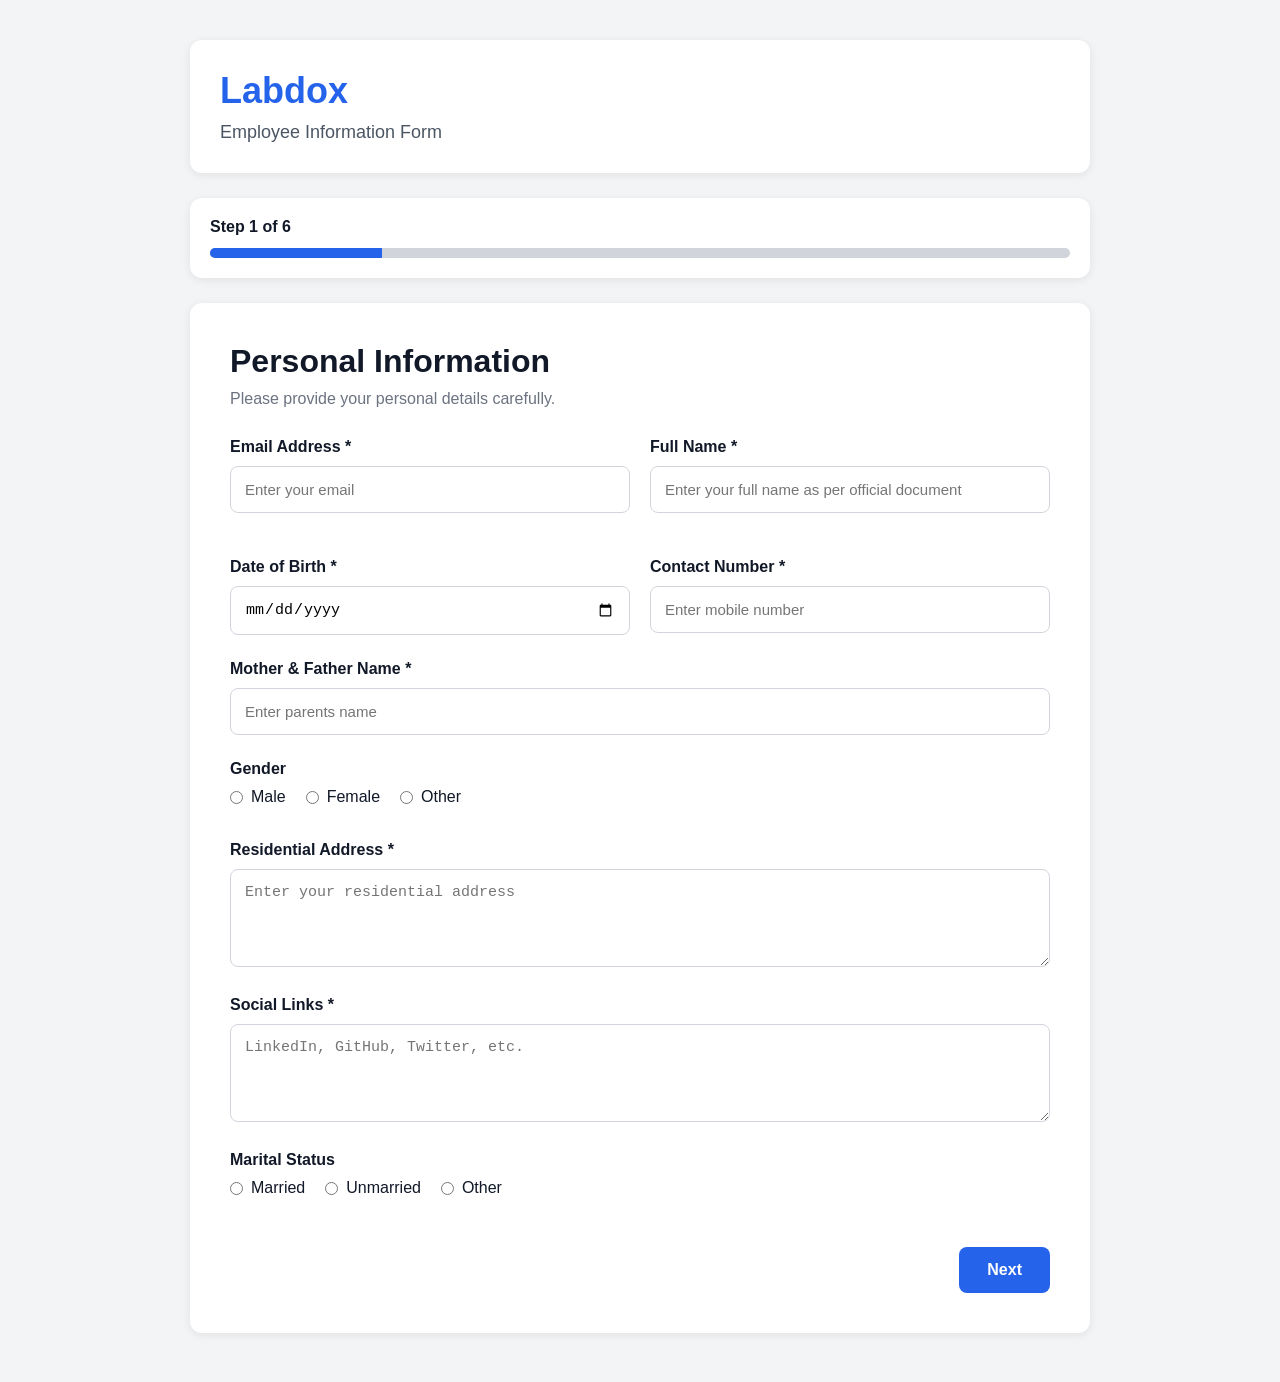
<file: frontend/index.html>
<!DOCTYPE html>
<html lang="en">
<head>
    <meta charset="UTF-8" />
    <meta name="viewport" content="width=device-width, initial-scale=1.0" />

    <title>Employee Onboarding Form</title>

    <link rel="stylesheet" href="css/style.css" />
</head>

<body>

    <div class="app-container">

        <!-- HEADER -->
        <header class="header">

            <div class="logo-container">
                <h1 class="company-name">Labdox</h1>
                <p class="company-tagline">
                    Employee Information Form
                </p>
            </div>

        </header>

        <!-- Progress Bar -->
        <div class="progress-wrapper">

            <div class="progress-info">
                <span id="stepIndicator">Step 1 of 6</span>
            </div>

            <div class="progress-bar">
                <div class="progress-fill" id="progressFill"></div>
            </div>

        </div>

        <!-- FORM -->
        <form id="employeeForm">

            <!-- STEP 1 -->
            <section class="form-step active" id="step-1">

                <div class="step-card">

                    <div class="step-header">

                        <h2>Personal Information</h2>

                        <p>
                            Please provide your personal details carefully.
                        </p>

                    </div>

                    <!-- FORM GRID -->
                    <div class="form-grid">

                        <!-- EMAIL -->
                        <div class="form-group">

                            <label for="email">
                                Email Address *
                            </label>

                            <input
                                type="email"
                                id="email"
                                name="email"
                                placeholder="Enter your email"
                            />

                        </div>

                        <!-- Full Name -->
                        <div class="form-group">

                            <label for="fullName">
                                Full Name *
                            </label>

                            <input
                                type="text"
                                id="fullName"
                                name="fullName"
                                placeholder="Enter your full name as per official document"
                            />

                        </div>

                        <!-- DOB -->
                        <div class="form-group">

                            <label for="dob">
                                Date of Birth *
                            </label>

                            <input
                                type="date"
                                id="dob"
                                name="dob"
                            />

                        </div>

                        <!-- Contact Number -->
                        <div class="form-group">

                            <label for="contactNumber">
                                Contact Number *
                            </label>

                            <input
                                type="tel"
                                id="contactNumber"
                                name="contactNumber"
                                placeholder="Enter mobile number"
                            />

                        </div>

                    </div>

                    <!-- Parents -->
                    <div class="form-group">

                        <label for="parentsName">
                            Mother & Father Name *
                        </label>

                        <input
                            type="text"
                            id="parentsName"
                            name="parentsName"
                            placeholder="Enter parents name"
                        />

                    </div>

                    <!-- Gender -->
                    <div class="form-group">

                        <label>
                            Gender
                        </label>

                        <div class="radio-group">

                            <label class="radio-option">

                                <input
                                    type="radio"
                                    name="gender"
                                    value="Male"
                                />

                                Male

                            </label>

                            <label class="radio-option">

                                <input
                                    type="radio"
                                    name="gender"
                                    value="Female"
                                />

                                Female

                            </label>

                            <label class="radio-option">

                                <input
                                    type="radio"
                                    name="gender"
                                    value="Other"
                                />

                                Other

                            </label>

                        </div>

                    </div>

                    <!-- Address -->
                    <div class="form-group">

                        <label for="address">
                            Residential Address *
                        </label>

                        <textarea
                            id="address"
                            name="address"
                            rows="4"
                            placeholder="Enter your residential address"
                        ></textarea>

                    </div>

                    <!-- Social Links -->
                    <div class="form-group">

                        <label for="socialLinks">
                            Social Links *
                        </label>

                        <textarea
                            id="socialLinks"
                            name="socialLinks"
                            rows="4"
                            placeholder="LinkedIn, GitHub, Twitter, etc."
                        ></textarea>

                    </div>

                    <!-- Marital Status -->
                    <div class="form-group">

                        <label>
                            Marital Status
                        </label>

                        <div class="radio-group">

                            <label class="radio-option">

                                <input
                                    type="radio"
                                    name="maritalStatus"
                                    value="Married"
                                />

                                Married

                            </label>

                            <label class="radio-option">

                                <input
                                    type="radio"
                                    name="maritalStatus"
                                    value="Unmarried"
                                />

                                Unmarried

                            </label>

                            <label class="radio-option">

                                <input
                                    type="radio"
                                    name="maritalStatus"
                                    value="Other"
                                />

                                Other

                            </label>

                        </div>

                    </div>

                    <!-- Buttons -->
                    <div class="button-group next-only">

                        <button
                            type="button"
                            class="btn btn-next"
                            onclick="nextStep()"
                        >
                            Next
                        </button>

                    </div>

                </div>

            </section>

            <!-- STEP 2 -->
            <section class="form-step" id="step-2">

                <div class="step-card">

                    <div class="step-header">

                        <h2>Qualification Details</h2>

                        <p>
                            Please provide your educational qualification details.
                        </p>

                    </div>

                    <!-- FORM GRID -->
                    <div class="form-grid">

                        <!-- Degree -->
                        <div class="form-group">

                            <label for="highestDegree">
                                Highest Degree *
                            </label>

                            <input
                                type="text"
                                id="highestDegree"
                                name="highestDegree"
                                placeholder="e.g. B.Tech, MBA, BCA, etc."
                            />

                        </div>

                        <!-- Institute -->
                        <div class="form-group">

                            <label for="institutionName">
                                Institution Name *
                            </label>

                            <input
                                type="text"
                                id="institutionName"
                                name="institutionName"
                                placeholder="Enter institution name"
                            />

                        </div>

                        <!-- Year of Passing -->
                        <div class="form-group">

                            <label for="yearOfPassing">
                                Year of Passing *
                            </label>

                            <input
                                type="number"
                                id="yearOfPassing"
                                name="yearOfPassing"
                                placeholder="e.g. 2025"
                                min="1950"
                                max="2099"
                            />

                        </div>

                    </div>

                    <!-- Awards / Participations -->
                    <div class="form-group">

                        <label for="awardsParticipation">
                            Awards / Participations
                        </label>

                        <textarea
                            id="awardsParticipation"
                            name="awardsParticipation"
                            rows="5"
                            placeholder="Mention awards, achievements, participation, certifications, etc."
                        ></textarea>

                    </div>

                    <!-- Buttons -->
                    <div class="button-group">

                        <button
                            type="button"
                            class="btn btn-back"
                            onclick="prevStep()"
                        >
                            Back
                        </button>

                        <button
                            type="button"
                            class="btn btn-next"
                            onclick="nextStep()"
                        >
                            Next
                        </button>

                    </div>

                </div>

            </section>


            <!-- STEP 3 -->
            <section class="form-step" id="step-3">

                <div class="step-card">

                    <div class="step-header">

                        <h2>Past Employers Details</h2>

                        <p>
                            Please provide details about your previous employment.
                        </p>

                    </div>


                    <!-- Fresher with no Experience -->
                    <div class="checkbox-group">

                        <label class="checkbox-option">

                            <input
                                type="checkbox"
                                id="isFresher"
                                name="isFresher"
                            />

                            I am a Fresher (No Previous Employment)

                        </label>

                    </div>


                    <div id="pastEmployerFields">
                        
                        <!-- Organization -->
                        <div class="form-group">

                            <label for="organizationName">
                                Name of the Past Organization *
                            </label>

                            <input
                                type="text"
                                id="organizationName"
                                name="organizationName"
                                placeholder="Enter organization name"
                            />

                        </div>

                        <!-- Designation -->
                        <div class="form-group">

                            <label for="pastDesignation">
                                Past Job Designation *
                            </label>

                            <input
                                type="text"
                                id="pastDesignation"
                                name="pastDesignation"
                                placeholder="Enter designation"
                            />

                        </div>

                        <!-- FORM GRID -->
                        <div class="form-grid">

                            <!-- Worked From -->
                            <div class="form-group">

                                <label for="workedFrom">
                                    Worked From *
                                </label>

                                <input
                                    type="date"
                                    id="workedFrom"
                                    name="workedFrom"
                                />

                            </div>

                            <!-- Worked Till -->
                            <div class="form-group">

                                <label for="workedTill">
                                    Worked Till *
                                </label>

                                <input
                                    type="date"
                                    id="workedTill"
                                    name="workedTill"
                                />

                            </div>

                        </div>

                        <!-- Reference -->
                        <div class="form-group">

                            <label for="referenceDetails">
                                Reference *
                            </label>

                            <textarea
                                id="referenceDetails"
                                name="referenceDetails"
                                rows="5"
                                placeholder="Provide reference details (Name, Designation, Contact Number, Organization)"
                            ></textarea>

                        </div>

                    </div>

                    <!-- Buttons -->
                    <div class="button-group">

                        <button
                            type="button"
                            class="btn btn-back"
                            onclick="prevStep()"
                        >
                            Back
                        </button>

                        <button
                            type="button"
                            class="btn btn-next"
                            onclick="nextStep()"
                        >
                            Next
                        </button>

                    </div>

                </div>

            </section>


            <!-- STEP 4 -->
            <section class="form-step" id="step-4">

                <div class="step-card">

                    <div class="step-header">

                        <h2>Medical History</h2>

                        <p>
                            Please provide details regarding any medical conditions,
                            ailments, or ongoing treatments.
                        </p>

                    </div>

                    <!-- Medical History -->
                    <div class="form-group">

                        <label for="medicalHistory">
                            Medical Conditions / Ailments / Ongoing Treatment *
                        </label>

                        <textarea
                            id="medicalHistory"
                            name="medicalHistory"
                            rows="8"
                            placeholder="Describe any medical conditions, allergies, treatments, medications, or health concerns. Type 'None' if not applicable."
                        ></textarea>

                    </div>

                    <!-- Buttons -->
                    <div class="button-group">

                        <button
                            type="button"
                            class="btn btn-back"
                            onclick="prevStep()"
                        >
                            Back
                        </button>

                        <button
                            type="button"
                            class="btn btn-next"
                            onclick="nextStep()"
                        >
                            Next
                        </button>

                    </div>

                </div>

            </section>

            <!-- STEP 5 -->
            <section class="form-step" id="step-5">

                <div class="step-card">

                    <div class="step-header">

                        <h2>Upload Documents</h2>

                        <p>
                            Please upload all required documents carefully.
                        </p>

                    </div>

                    <!-- Address Proof -->
                    <div class="upload-card">

                        <div class="upload-header">

                            <h3>Address Proof *</h3>

                            <span>
                                Max: 1 File | 10 MB
                            </span>

                        </div>

                        <input
                            type="file"
                            id="addressProof"
                            name="addressProof"
                            accept=".pdf,.jpg,.jpeg,.png"
                        />

                        <div
                            class="file-preview-container"
                            id="addressProofPreview"
                        ></div>

                    </div>

                    <!-- ID Proof -->
                    <div class="upload-card">

                        <div class="upload-header">

                            <h3>ID Proof *</h3>

                            <span>
                                Max: 1 File | 10 MB
                            </span>

                        </div>

                        <input
                            type="file"
                            id="idProof"
                            name="idProof"
                            accept=".pdf,.jpg,.jpeg,.png"
                        />

                        <div
                            class="file-preview-container"
                            id="idProofPreview"
                        ></div> 

                    </div>

                    <!-- Experience Letters -->
                    <div id="experienceLettersSection">

                        <div class="upload-card">

                            <div class="upload-header">

                                <h3>Experience Letters *</h3>

                                <span>
                                    Max: 5 Files | 10 MB each
                                </span>

                            </div>

                            <input
                                type="file"
                                id="experienceLetters"
                                name="experienceLetters"
                                multiple
                                accept=".pdf,.jpg,.jpeg,.png"
                            />

                            <div
                                class="file-preview-container"
                                id="experienceLettersPreview"
                            ></div>

                        </div>

                    </div>

                    <!-- Payslips -->
                     <div id="payslipsSection">

                        <div class="upload-card">

                            <div class="upload-header">

                                <h3>Last 3 Months Payslips *</h3>

                                <span>
                                    Max: 5 Files | 10 MB each
                                </span>

                            </div>

                            <input
                                type="file"
                                id="payslips"
                                name="payslips"
                                multiple
                                accept=".pdf,.jpg,.jpeg,.png"
                            />

                            <div
                                class="file-preview-container"
                                id="payslipsPreview"
                            ></div>

                        </div>

                    </div>

                    <!-- Certificates -->
                    <div class="upload-card">

                        <div class="upload-header">

                            <h3>Highest Degree Certificates *</h3>

                            <span>
                                Max: 5 Files | 10 MB each
                            </span>

                        </div>

                        <input
                            type="file"
                            id="degreeCertificates"
                            name="degreeCertificates"
                            multiple
                            accept=".pdf,.jpg,.jpeg,.png"
                        />

                        <div
                            class="file-preview-container"
                            id="degreeCertificatesPreview"
                        ></div>

                    </div>

                    <!-- Passport Photos -->
                    <div class="upload-card">

                        <div class="upload-header">

                            <h3>Passport Size Photographs *</h3>

                            <span>
                                Images Only | Max: 1 File
                            </span>

                        </div>

                        <input
                            type="file"
                            id="passportPhotos"
                            name="passportPhotos"
                            accept=".jpg,.jpeg,.png"
                        />

                        <div
                            class="file-preview-container"
                            id="passportPhotosPreview"
                        ></div>

                    </div>

                    <!-- Buttons -->
                    <div class="button-group">

                        <button
                            type="button"
                            class="btn btn-back"
                            onclick="prevStep()"
                        >
                            Back
                        </button>

                        <button
                            type="button"
                            class="btn btn-next"
                            onclick="nextStep()"
                        >
                            Next
                        </button>

                    </div>

                </div>

            </section>

            <!-- STEP 6 -->
            <section class="form-step" id="step-6">

                <div class="step-card">

                    <div class="step-header">

                        <h2>Bank Account Details</h2>

                        <p>
                            Please provide your bank account details carefully.
                        </p>

                    </div>

                    <!-- FORM GRID -->
                    <div class="form-grid">

                        <!-- Bank Name -->
                        <div class="form-group">

                            <label for="bankName">
                                Bank Name *
                            </label>

                            <input
                                type="text"
                                id="bankName"
                                name="bankName"
                                placeholder="Enter bank name"
                            />

                        </div>

                        <!-- Account Holder -->
                        <div class="form-group">

                            <label for="accountHolderName">
                                Account Holder Name *
                            </label>

                            <input
                                type="text"
                                id="accountHolderName"
                                name="accountHolderName"
                                placeholder="Enter account holder name"
                            />

                        </div>

                        <!-- Account Type -->
                        <div class="form-group">

                            <label for="accountType">
                                Account Type *
                            </label>

                            <select
                                id="accountType"
                                name="accountType"
                            >
                                <option value="">
                                    Select Account Type
                                </option>

                                <option value="Savings">
                                    Savings
                                </option>

                                <option value="Current">
                                    Current
                                </option>

                                <option value="Joint">
                                    Joint
                                </option>

                            </select>

                        </div>

                        <!-- Account Number -->
                        <div class="form-group">

                            <label for="accountNumber">
                                Account Number *
                            </label>

                            <input
                                type="text"
                                id="accountNumber"
                                name="accountNumber"
                                placeholder="Enter account number"
                            />

                        </div>

                        <!-- IFSC -->
                        <div class="form-group">

                            <label for="ifscCode">
                                IFSC Code *
                            </label>

                            <input
                                type="text"
                                id="ifscCode"
                                name="ifscCode"
                                placeholder="e.g. SBIN0001234"
                            />

                        </div>

                    </div>

                    <!-- Bank Address -->
                    <div class="form-group">

                        <label for="bankAddress">
                            Bank Address *
                        </label>

                        <textarea
                            id="bankAddress"
                            name="bankAddress"
                            rows="4"
                            placeholder="Enter bank branch address"
                        ></textarea>

                    </div>

                    <!-- Copy Response -->
                    <div class="checkbox-group">

                        <label class="checkbox-option">

                            <input
                                type="checkbox"
                                id="sendCopy"
                                name="sendCopy"
                            />

                            Send me a copy of my response

                        </label>

                    </div>

                    <!-- Buttons -->
                    <div class="button-group">
                        
                        <button
                            type="button"
                            class="btn btn-back"
                            onclick="prevStep()"
                        >
                            Back
                        </button>

                        <button
                            type="submit"
                            class="btn btn-submit"
                        >
                            Submit Form
                        </button>

                    </div>

                </div>

            </section>

        </form>

    </div>


    <script src="js/config.js"></script>
    <script src="js/api.js"></script>

    <script src="js/validation.js"></script>
    <script src="js/steps.js"></script>
    <script src="js/upload.js"></script>

    <script src="js/fresher-toggle.js"></script>
    <script src="js/app.js"></script>

</body>
</html>
</file>
<file: frontend/css/style.css>
/* RESET */
* {
    margin: 0;
    padding: 0;
    box-sizing: border-box;
}


/* BODY */
body {
    font-family: Arial, Helvetica, sans-serif;
    background-color: #f3f4f6;
    color: #111827;
    min-height: 100vh;
    padding: 40px 20px;
}


/* MAIN CONTAINER */
.app-container {
    max-width: 900px;
    margin: 0 auto;
}


/* HEADER */
.header {
    background-color: white;
    border-radius: 12px;
    padding: 30px;
    margin-bottom: 25px;

    box-shadow: 0 2px 10px rgba(0, 0, 0, 0.08);
}

.company-name {
    font-size: 36px;
    color: #2563eb;
    margin-bottom: 10px;
}

.company-tagline {
    font-size: 18px;
    color: #4b5563;
}


/* PROGRESS SECTION */
.progress-wrapper {
    background-color: white;
    border-radius: 12px;
    padding: 20px;
    margin-bottom: 25px;

    box-shadow: 0 2px 10px rgba(0, 0, 0, 0.08);
}

.progress-info {
    display: flex;
    justify-content: space-between;
    margin-bottom: 12px;

    font-weight: 600;
}

.progress-bar {
    width: 100%;
    height: 10px;
    background-color: #d1d5db;
    border-radius: 20px;

    overflow: hidden;
}

.progress-fill {
    width: 20%;
    height: 100%;
    background-color: #2563eb;

    transition: width 0.3s ease;
}


/* FORM STEP */
.form-step {
    display: none;
}

.form-step.active {
    display: block;
}


/* STEP CARD */
.step-card {
    background-color: white;
    border-radius: 12px;
    padding: 40px;

    box-shadow: 0 2px 10px rgba(0, 0, 0, 0.08);
}

.step-card h2 {
    font-size: 32px;
    margin-bottom: 15px;
}

.step-card p {
    font-size: 18px;
    color: #4b5563;
}


/* BUTTONS */
.button-group {
    display: flex;
    justify-content: space-between;
    margin-top: 40px;
}

.next-only {
    justify-content: flex-end;
}

.btn {
    border: none;
    padding: 14px 28px;
    border-radius: 8px;

    font-size: 16px;
    font-weight: 600;

    cursor: pointer;

    transition: 0.2s ease;
}


/* NEXT */
.btn-next {
    background-color: #2563eb;
    color: white;
}

.btn-next:hover {
    background-color: #1d4ed8;
}


/* BACK */
.btn-back {
    background-color: #e5e7eb;
    color: #111827;
}

.btn-back:hover {
    background-color: #d1d5db;
}


/* SUBMIT */
.btn-submit {
    background-color: #16a34a;
    color: white;
}

.btn-submit:hover {
    background-color: #15803d;
}


/* RESPONSIVE */
@media (max-width: 768px) {

    .step-card {
        padding: 25px;
    }

    .step-card h2 {
        font-size: 26px;
    }

    .button-group {
        flex-direction: column;
        gap: 15px;
    }

    .btn {
        width: 100%;
    }

}



/* STEP HEADER */
.step-header {
    margin-bottom: 30px;
}

.step-header h2 {
    font-size: 32px;
    margin-bottom: 10px;
}

.step-header p {
    color: #6b7280;
    font-size: 16px;
}


/* FORM GRID */
.form-grid {
    display: grid;
    grid-template-columns: repeat(2, 1fr);
    gap: 20px;
}


/* FORM GROUP */
.form-group {
    margin-bottom: 25px;
}


/* LABEL */
.form-group label {
    display: block;
    font-weight: 600;
    margin-bottom: 10px;
    color: #111827;
}


/* INPUT */
.form-group input,
.form-group textarea,
.form-group select {
    width: 100%;
    padding: 14px;

    border: 1px solid #d1d5db;
    border-radius: 8px;

    font-size: 15px;

    transition: border-color 0.2s ease;
}


/* FOCUS */
.form-group input:focus,
.form-group textarea:focus,
.form-group select:focus {

    outline: none;

    border-color: #2563eb;

    box-shadow: 0 0 0 3px rgba(37, 99, 235, 0.1);
}


/* TEXTAREA */
textarea {
    resize: vertical;
}


/* RADIO GROUP */
.radio-group {
    display: flex;
    gap: 20px;
    flex-wrap: wrap;
}


/* RADIO OPTION */
.radio-option {
    display: flex !important;
    align-items: center;
    gap: 8px;

    font-weight: 500 !important;
}


/* RADIO INPUT */
.radio-option input {
    width: auto;
}


/* MOBILE */
@media (max-width: 768px) {

    .form-grid {
        grid-template-columns: 1fr;
    }

}


/* ----- Document Upload Page ----- */

/* UPLOAD CARD */
.upload-card {
    border: 1px solid #e5e7eb;
    border-radius: 12px;

    padding: 20px;
    margin-bottom: 25px;

    background-color: #fafafa;
}


/* UPLOAD HEADER */
.upload-header {
    display: flex;
    justify-content: space-between;
    align-items: center;

    margin-bottom: 15px;
}


/* UPLOAD TITLE */
.upload-header h3 {
    font-size: 18px;
    color: #111827;
}


/* UPLOAD INFO */
.upload-header span {
    font-size: 14px;
    color: #6b7280;
}


/* FILE INPUT */
.upload-card input[type="file"] {
    width: 100%;
    padding: 14px;

    border: 2px dashed #cbd5e1;
    border-radius: 10px;

    background-color: white;

    cursor: pointer;

    transition: 0.2s ease;
}


/* FILE INPUT HOVER */
.upload-card input[type="file"]:hover {
    border-color: #2563eb;
    background-color: #eff6ff;
}


/* MOBILE */
@media (max-width: 768px) {

    .upload-header {
        flex-direction: column;
        align-items: flex-start;
        gap: 8px;
    }

}


/* ----- Banking Details Page ----- */

/* Checkbox Group */
.checkbox-group {
    margin-top: 20px;
}


/* Checkbox Option */
.checkbox-option {
    display: flex;
    align-items: center;
    gap: 10px;

    font-weight: 500;
}


/* Checkbox Input */
.checkbox-option input {
    width: auto;
}


/* ----- Validation CSS ----- */
/* Error State */
.input-error {
    border-color: #dc2626 !important;
}

/* Error Message */
.error-message {
    color: #dc2626;
    font-size: 14px;
    margin-top: 6px;
}


/* ----------- File Preview Styles ----------- */

/* File Preview Container */
.file-preview-container {
    margin-top: 15px;
}


/* File Card */
.file-preview-card {
    display: flex;
    justify-content: space-between;
    align-items: center;

    padding: 12px 15px;
    margin-bottom: 10px;

    border: 1px solid #d1d5db;
    border-radius: 8px;

    background-color: white;
}


/* File Info */
.file-info {
    display: flex;
    flex-direction: column;
    gap: 4px;
}


/* File Name */
.file-name {
    font-size: 15px;
    font-weight: 600;
    color: #111827;

    word-break: break-word;
}


/* File Size */
.file-size {
    font-size: 13px;
    color: #6b7280;
}


/* Remove Button */
.remove-file-btn {
    border: none;
    background-color: #dc2626;
    color: white;

    padding: 8px 12px;

    border-radius: 6px;

    cursor: pointer;

    font-size: 13px;
    font-weight: 600;

    transition: 0.2s ease;
}


/* Remove Button Hover */
.remove-file-btn:hover {
    background-color: #b91c1c;
}


/* ------ Upload Status UI CSS ------ */

/* File Status */
.file-status {
    margin-top: 5px;

    font-size: 12px;
    font-weight: 600;

    color: #16a34a;
}


/* File Card Left */
.file-card-left {
    display: flex;
    flex-direction: column;
}
</file>
